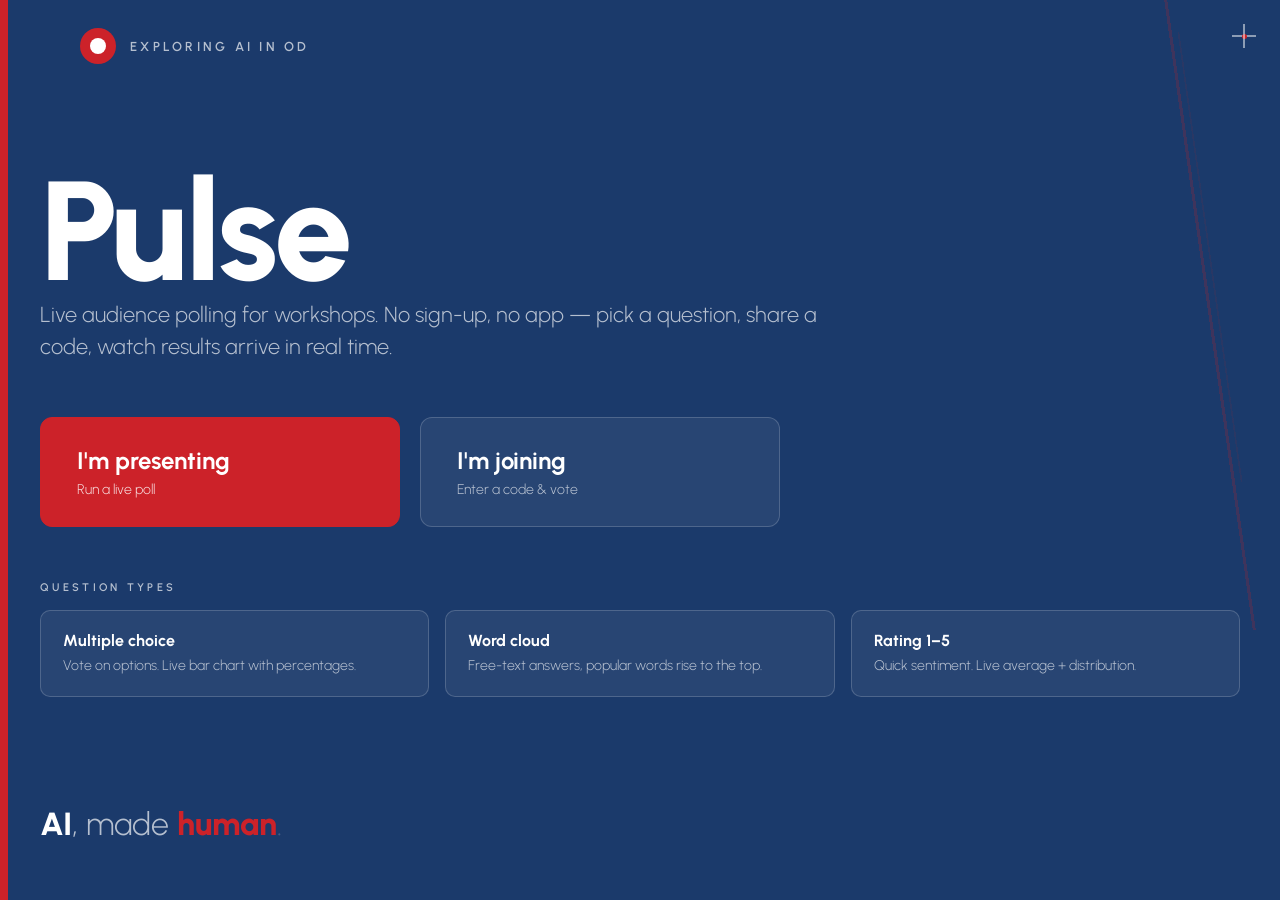
<file: index.html>
<!DOCTYPE html>
<html lang="en">
<head>
  <meta charset="UTF-8">
  <meta name="viewport" content="width=device-width, initial-scale=1.0">
  <title>Pulse — Live Audience Polling</title>
  <meta name="description" content="Pulse — live audience polling for workshops. AIINOD-branded Mentimeter-style tool on Supabase + GitHub Pages.">
  <link rel="preconnect" href="https://fonts.googleapis.com">
  <link rel="preconnect" href="https://fonts.gstatic.com" crossorigin>
  <link href="https://fonts.googleapis.com/css2?family=Urbanist:wght@300;400;600;700;800&display=swap" rel="stylesheet">
  <link rel="stylesheet" href="style.css">
</head>
<body data-page="landing">
  <div class="red-bar"></div>
  <div class="crosshair"><span class="crosshair-dot"></span></div>

  <main class="landing">
    <header class="brand">
      <div class="logo-mark"></div>
      <p class="tagline">EXPLORING AI IN OD</p>
    </header>

    <section class="hero">
      <h1 class="display">Pulse</h1>
      <p class="lede">Live audience polling for workshops. No sign-up, no app — pick a question, share a code, watch results arrive in real time.</p>
    </section>

    <section class="cta-row">
      <a href="presenter.html" class="cta cta-primary">
        <span class="cta-label">I'm presenting</span>
        <span class="cta-sub">Run a live poll</span>
      </a>
      <a href="audience.html" class="cta cta-secondary">
        <span class="cta-label">I'm joining</span>
        <span class="cta-sub">Enter a code &amp; vote</span>
      </a>
    </section>

    <section class="types">
      <p class="types-label">QUESTION TYPES</p>
      <div class="types-row">
        <div class="type-card">
          <p class="type-name">Multiple choice</p>
          <p class="type-desc">Vote on options. Live bar chart with percentages.</p>
        </div>
        <div class="type-card">
          <p class="type-name">Word cloud</p>
          <p class="type-desc">Free-text answers, popular words rise to the top.</p>
        </div>
        <div class="type-card">
          <p class="type-name">Rating 1–5</p>
          <p class="type-desc">Quick sentiment. Live average + distribution.</p>
        </div>
      </div>
    </section>

    <footer class="slogan-row">
      <p class="slogan">
        <span class="s-ai">AI</span><span class="s-made">, made</span> <span class="s-human">human</span><span class="s-dot">.</span>
      </p>
    </footer>
  </main>
</body>
</html>
</file>
<file: style.css>
/* Pulse — AIINOD brand styling
   Palette: Navy #1B3A6B primary, Red #CC2229 accent, white type.
   Typography: Urbanist (Google Fonts).
   Decorative: 8px red left bar, top-right crosshair, subtle red diagonals.
*/

:root {
  --navy: #1B3A6B;
  --navy-deep: #142d54;
  --red: #CC2229;
  --red-hover: #d9242d;
  --red-deep: #8a171c;
  --white: #FFFFFF;
  --white-muted: rgba(255,255,255,0.68);
  --white-subtle: rgba(255,255,255,0.18);
  --white-faint: rgba(255,255,255,0.10);
  --white-fainter: rgba(255,255,255,0.06);
  --red-soft: rgba(204,34,41,0.38);
  --red-softer: rgba(204,34,41,0.16);
}

* { box-sizing: border-box; margin: 0; padding: 0; }

/* The HTML `hidden` attribute must beat any class-level `display: flex/grid` rule.
   Without this, `.presenter-live { display: flex }` wins on specificity
   and the element never actually hides, even when `hidden=true`. */
[hidden] { display: none !important; }

html, body { height: 100%; }

body {
  font-family: 'Urbanist', 'Montserrat', Arial, sans-serif;
  background: var(--navy);
  color: var(--white);
  min-height: 100vh;
  position: relative;
  overflow-x: hidden;
  -webkit-font-smoothing: antialiased;
}

/* ----- Brand chrome ----- */

.red-bar {
  position: fixed;
  top: 0; bottom: 0; left: 0;
  width: 8px;
  background: var(--red);
  z-index: 100;
}

.crosshair {
  position: fixed;
  top: 24px;
  right: 24px;
  width: 24px;
  height: 24px;
  z-index: 50;
}
.crosshair::before, .crosshair::after {
  content: '';
  position: absolute;
  background: rgba(255,255,255,0.5);
}
.crosshair::before { top: 11px; left: 0; width: 24px; height: 2px; }
.crosshair::after  { top: 0; left: 11px; width: 2px; height: 24px; }
.crosshair-dot {
  position: absolute;
  top: 9.5px; left: 9.5px;
  width: 5px; height: 5px;
  background: var(--red);
  border-radius: 50%;
}

/* Subtle diagonal red lines, right edge */
body::after {
  content: '';
  position: fixed;
  top: 0; right: -40px; bottom: 0;
  width: 220px;
  background:
    linear-gradient(82deg, transparent 49.5%, var(--red-soft) 49.5%, var(--red-soft) 50.5%, transparent 50.5%),
    linear-gradient(82deg, transparent 49.7%, var(--red-softer) 49.7%, var(--red-softer) 50.3%, transparent 50.3%);
  background-position: right top, right 32px;
  background-repeat: no-repeat;
  background-size: 100% 70%, 100% 50%;
  opacity: 0.55;
  pointer-events: none;
  z-index: 1;
}

main { position: relative; z-index: 5; }

/* ----- Brand mark / header ----- */

.brand {
  display: flex;
  align-items: center;
  gap: 14px;
  padding: 28px 40px;
}
.logo-mark {
  width: 36px; height: 36px;
  background: var(--red);
  border-radius: 50%;
  position: relative;
  flex-shrink: 0;
}
.logo-mark::after {
  content: '';
  position: absolute;
  inset: 10px;
  background: var(--white);
  border-radius: 50%;
}
.tagline {
  font-size: 13px;
  font-weight: 600;
  letter-spacing: 0.25em;
  text-transform: uppercase;
  color: var(--white-muted);
}

/* ----- Typography ----- */

.display {
  font-size: clamp(72px, 11vw, 144px);
  font-weight: 800;
  letter-spacing: -0.025em;
  line-height: 0.95;
}
.display-md {
  font-size: clamp(40px, 6vw, 64px);
  font-weight: 800;
  letter-spacing: -0.02em;
  line-height: 1.05;
  margin-bottom: 16px;
}
.lede {
  font-size: clamp(17px, 1.7vw, 22px);
  font-weight: 300;
  color: var(--white-muted);
  max-width: 38em;
  line-height: 1.5;
}
h2.question-text {
  font-size: clamp(26px, 3.5vw, 42px);
  font-weight: 700;
  line-height: 1.2;
}
.muted { color: var(--white-muted); font-weight: 300; }

/* ----- Landing ----- */

.landing {
  padding: 0 40px 60px;
  min-height: 100vh;
  display: flex;
  flex-direction: column;
}
.landing .hero { margin-top: 8vh; }
.cta-row {
  margin-top: 6vh;
  display: flex;
  gap: 20px;
  flex-wrap: wrap;
}
.cta {
  display: flex;
  flex-direction: column;
  gap: 6px;
  padding: 28px 36px;
  border: 1px solid var(--white-subtle);
  border-radius: 12px;
  text-decoration: none;
  color: var(--white);
  background: var(--white-fainter);
  transition: background 0.2s, border-color 0.2s, transform 0.2s;
  min-width: 260px;
  flex: 1;
  max-width: 360px;
}
.cta:hover {
  background: var(--white-faint);
  border-color: var(--white);
  transform: translateY(-2px);
}
.cta-primary {
  background: var(--red);
  border-color: var(--red);
}
.cta-primary:hover {
  background: var(--red-hover);
  border-color: var(--red-hover);
}
.cta-label { font-size: 24px; font-weight: 700; }
.cta-sub { font-size: 14px; color: var(--white-muted); font-weight: 300; }
.cta-primary .cta-sub { color: rgba(255,255,255,0.85); }

.types {
  margin-top: 6vh;
}
.types-label {
  font-size: 11px;
  font-weight: 600;
  letter-spacing: 0.3em;
  color: var(--white-muted);
  margin-bottom: 16px;
}
.types-row {
  display: grid;
  grid-template-columns: repeat(auto-fit, minmax(220px, 1fr));
  gap: 16px;
}
.type-card {
  padding: 20px 22px;
  background: var(--white-fainter);
  border: 1px solid var(--white-subtle);
  border-radius: 10px;
}
.type-name { font-weight: 700; font-size: 16px; margin-bottom: 6px; }
.type-desc { font-size: 14px; color: var(--white-muted); font-weight: 300; line-height: 1.45; }

.slogan-row { margin-top: auto; padding-top: 60px; }
.slogan { font-size: 32px; line-height: 1; }
.s-ai { font-weight: 800; color: var(--white); }
.s-made { font-weight: 300; color: var(--white-muted); }
.s-human { font-weight: 800; color: var(--red); }
.s-dot { font-weight: 300; color: var(--white-subtle); }

/* ----- Generic page wrapper ----- */

.page-wrap {
  display: flex;
  flex-direction: column;
  padding: 0 40px 60px;
  min-height: 100vh;
  height: 100vh;          /* strict viewport height — no overflow into header */
}

/* ----- Forms ----- */

.form-wrap {
  max-width: 640px;
  margin-top: 6vh;
}
.form { margin-top: 36px; display: flex; flex-direction: column; gap: 22px; }
.field { display: flex; flex-direction: column; gap: 8px; }
.field-label {
  font-size: 14px;
  font-weight: 600;
  letter-spacing: 0.04em;
}
.field input, .field textarea {
  background: var(--white-fainter);
  border: 1px solid var(--white-subtle);
  color: var(--white);
  padding: 14px 16px;
  border-radius: 8px;
  font-family: inherit;
  font-size: 18px;
  font-weight: 400;
  transition: border-color 0.2s, background 0.2s;
}
.field input:focus, .field textarea:focus {
  outline: none;
  border-color: var(--red);
  background: var(--white-faint);
}
.field input::placeholder, .field textarea::placeholder {
  color: rgba(255,255,255,0.4);
}
.field textarea { font-size: 16px; line-height: 1.5; resize: vertical; min-height: 100px; }
.code-input {
  text-transform: uppercase;
  letter-spacing: 0.4em;
  font-size: 2.4rem !important;
  font-weight: 700 !important;
  text-align: center;
  padding: 20px !important;
  font-feature-settings: "tnum";
}

.type-row { display: flex; gap: 10px; flex-wrap: wrap; }
.type-pill {
  flex: 1;
  min-width: 130px;
  display: flex;
  align-items: center;
  justify-content: center;
  padding: 14px 16px;
  border: 1px solid var(--white-subtle);
  border-radius: 8px;
  cursor: pointer;
  font-size: 15px;
  font-weight: 600;
  transition: all 0.2s;
  user-select: none;
}
.type-pill input { display: none; }
.type-pill:has(input:checked) {
  background: var(--red);
  border-color: var(--red);
}
.type-pill:hover { border-color: var(--white); }

.btn-primary {
  background: var(--red);
  color: var(--white);
  border: none;
  padding: 16px 32px;
  border-radius: 8px;
  font-family: inherit;
  font-size: 18px;
  font-weight: 700;
  cursor: pointer;
  transition: background 0.2s, transform 0.1s;
  align-self: flex-start;
}
.btn-primary:hover { background: var(--red-hover); }
.btn-primary:active { transform: scale(0.98); }
.btn-primary:disabled { opacity: 0.5; cursor: not-allowed; transform: none; }

.btn-ghost {
  background: transparent;
  border: 1px solid var(--white-subtle);
  color: var(--white-muted);
  padding: 10px 18px;
  border-radius: 8px;
  font-family: inherit;
  font-size: 14px;
  font-weight: 600;
  cursor: pointer;
  transition: all 0.2s;
}
.btn-ghost:hover { border-color: var(--white); color: var(--white); }
.btn-ghost:disabled { opacity: 0.4; cursor: not-allowed; }

.form-error { color: var(--red); font-size: 14px; }

/* ----- Presenter: live view ----- */

.presenter-live {
  display: flex;
  flex-direction: column;
  flex: 1;
  min-height: 0;            /* let flex children shrink inside fixed-height parent */
  gap: 0;                  /* sections handle their own vertical padding */
  padding-top: 0;
  padding-bottom: 0;
}

.live-header {
  display: flex;
  align-items: center;
  justify-content: space-between;
  gap: 32px;
  flex-wrap: wrap;
  padding: 2rem 0;          /* standardized vertical padding */
  flex-shrink: 0;          /* never compress the header */
}
.join-code-block { display: flex; flex-direction: column; gap: 4px; }
.join-code-label {
  font-size: 11px;
  letter-spacing: 0.3em;
  font-weight: 600;
  color: var(--white-muted);
}
.join-code {
  font-size: clamp(56px, 8vw, 96px);
  font-weight: 800;
  letter-spacing: 0.18em;
  line-height: 1;
  font-feature-settings: "tnum";
  color: var(--red);
}
.join-count {
  font-size: 15px;
  font-weight: 300;
  color: var(--white-muted);
  font-feature-settings: "tnum";
  margin-top: 4px;
}
#response-count {
  font-weight: 800;
  color: var(--white);
  font-size: 18px;
  display: inline-block;
  transition: transform 0.3s, color 0.3s;
}
#response-count.bump { transform: scale(1.4); color: var(--red); }

.qr-block { display: flex; align-items: center; gap: 16px; }
#qr-img {
  background: var(--white);
  padding: 8px;
  border-radius: 8px;
  display: block;
  flex-shrink: 0;
}
.qr-hint {
  font-size: 13px;
  color: var(--white-muted);
  line-height: 1.4;
  max-width: 320px;          /* wider so URL fits on one line at typical viewports */
  min-width: 0;             /* allow flex item to shrink without overflowing */
  overflow-wrap: anywhere;  /* break cleanly anywhere if it still doesn't fit */
  word-break: break-word;
}
.qr-hint span {
  font-weight: 700;
  color: var(--white);
  font-size: 11px;          /* smaller so the URL fits comfortably */
  letter-spacing: 0.01em;
  display: inline-block;
  max-width: 100%;
  overflow-wrap: anywhere;  /* URL can break at any character, no orphan letters */
  word-break: break-all;
}

.question-display {
  border-top: 1px solid var(--white-subtle);
  border-bottom: 1px solid var(--white-subtle);
  padding: 2rem 0;          /* standardized vertical padding */
  flex-shrink: 0;
}
.presenter-by {
  font-size: 13px;
  font-weight: 600;
  letter-spacing: 0.25em;
  text-transform: uppercase;
  color: var(--red);
  margin-bottom: 12px;
}

/* Main canvas — word cloud / bars / etc. Strict flex child,
   grows to fill remaining space, never overlaps header or footer. */
.results-area {
  flex: 1 1 auto;          /* grow + shrink, basis auto */
  min-height: 0;          /* allow it to shrink inside the fixed-height parent */
  display: flex;
  flex-direction: column;
  justify-content: center;
  align-items: stretch;
  gap: 14px;
  padding: 2rem 0;          /* standardized vertical padding */
  overflow: hidden;        /* cloud words can't escape this container */
  position: relative;      /* establish positioning context for cloud words */
}
.results-empty {
  font-size: 16px;
  text-align: center;
  padding: 40px 0;
}

/* MC bars */
.bar-row { display: flex; align-items: center; gap: 16px; }
.bar-label {
  width: 240px;
  flex-shrink: 0;
  font-size: 16px;
  font-weight: 600;
}
.bar-track {
  flex: 1;
  height: 46px;
  background: var(--white-fainter);
  border-radius: 6px;
  position: relative;
  overflow: hidden;
  border: 1px solid var(--white-subtle);
}
.bar-fill {
  position: absolute;
  inset: 0 auto 0 0;
  background: linear-gradient(90deg, var(--red), #e63946);
  border-radius: 5px;
  width: 0%;
  transition: width 0.6s cubic-bezier(0.22, 1, 0.36, 1);
}
.bar-stats {
  width: 140px;
  flex-shrink: 0;
  text-align: right;
  font-size: 19px;
  font-weight: 700;
  font-feature-settings: "tnum";
}
.bar-stats .pct {
  font-size: 13px;
  font-weight: 400;
  color: var(--white-muted);
  margin-left: 6px;
}

/* Word cloud — absolutely-positioned, centered around (50%, 50%) */
.cloud {
  position: relative;
  width: 100%;
  min-height: 420px;
  padding: 12px;
  overflow: hidden;
}
.cloud-word {
  position: absolute;
  transform: translate(-50%, -50%);
  white-space: nowrap;
  letter-spacing: 0.02em;
  line-height: 1.05;
  padding: 2px 8px;
  pointer-events: auto;
  user-select: none;
  transition: transform 0.25s ease, color 0.3s ease, opacity 0.3s ease;
  animation: cloud-pop 0.55s cubic-bezier(0.34, 1.56, 0.64, 1) backwards;
}
.cloud-word.tier-1 {
  /* red color + glow applied via inline style */
  text-shadow: 0 0 24px rgba(204, 34, 41, 0.45),
               0 0 4px  rgba(255, 255, 255, 0.15);
}
.cloud-word:hover {
  transform: translate(-50%, -50%) scale(1.12);
  z-index: 10;
}
@keyframes cloud-pop {
  0%   { opacity: 0; transform: translate(-50%, -50%) scale(0.5); }
  60%  { opacity: 1; transform: translate(-50%, -50%) scale(1.10); }
  100% { opacity: 1; transform: translate(-50%, -50%) scale(1); }
}

/* Rating */
.rating-bars {
  display: flex;
  gap: 14px;
  align-items: flex-end;
  height: 280px;
  padding: 24px 0 0;
}
.rating-col {
  flex: 1;
  display: flex;
  flex-direction: column;
  align-items: center;
  justify-content: flex-end;
  gap: 10px;
  min-width: 0;
}
.rating-col-fill {
  width: 100%;
  background: linear-gradient(180deg, var(--red), var(--red-deep));
  border-radius: 6px 6px 0 0;
  min-height: 4px;
  height: 0%;
  transition: height 0.6s cubic-bezier(0.22, 1, 0.36, 1);
}
.rating-col-label {
  font-size: 22px;
  font-weight: 800;
  font-feature-settings: "tnum";
}
.rating-col-count {
  font-size: 13px;
  color: var(--white-muted);
  font-feature-settings: "tnum";
}
.rating-avg {
  text-align: center;
  margin-top: 16px;
  font-size: 16px;
  color: var(--white-muted);
}
.rating-avg strong {
  font-size: 40px;
  font-weight: 800;
  color: var(--red);
  margin-right: 10px;
  font-feature-settings: "tnum";
  vertical-align: -2px;
}

/* Live footer */
.live-footer {
  display: flex;
  align-items: center;
  gap: 16px;
  padding: 2rem 0;          /* standardized vertical padding */
  margin-top: auto;
  flex-shrink: 0;          /* never compress the footer */
  border-top: 1px solid var(--white-faint);
}
.live-footer .slogan-mini { margin-left: auto; font-size: 18px; }

/* ----- Audience: vote ----- */

.audience-vote { padding-top: 0 !important; }
.vote-header {
  padding: 32px 0 24px;
  border-bottom: 1px solid var(--white-subtle);
}
.vote-area { padding: 28px 0; }
.vote-mc { display: flex; flex-direction: column; gap: 12px; }
.vote-option {
  padding: 22px 24px;
  background: var(--white-fainter);
  border: 1px solid var(--white-subtle);
  border-radius: 12px;
  font-size: 18px;
  font-weight: 600;
  cursor: pointer;
  transition: all 0.2s;
  text-align: left;
  color: var(--white);
  font-family: inherit;
}
.vote-option:hover {
  background: var(--white-faint);
  border-color: var(--white);
  transform: translateX(4px);
}
.vote-option:active { transform: scale(0.99); }
.vote-option:disabled { opacity: 0.5; cursor: not-allowed; transform: none; }

.vote-text-input {
  width: 100%;
  background: var(--white-fainter);
  border: 1px solid var(--white-subtle);
  color: var(--white);
  padding: 22px 24px;
  border-radius: 12px;
  font-family: inherit;
  font-size: 22px;
  transition: border-color 0.2s, background 0.2s;
}
.vote-text-input:focus {
  outline: none;
  border-color: var(--red);
  background: var(--white-faint);
}

.vote-rating {
  display: flex;
  gap: 10px;
  justify-content: center;
}
.vote-rating button {
  flex: 1;
  max-width: 110px;
  padding: 28px 0;
  background: var(--white-fainter);
  border: 1px solid var(--white-subtle);
  border-radius: 12px;
  color: var(--white);
  font-family: inherit;
  font-size: 30px;
  font-weight: 700;
  cursor: pointer;
  transition: all 0.2s;
  font-feature-settings: "tnum";
}
.vote-rating button:hover {
  background: var(--red);
  border-color: var(--red);
  transform: translateY(-3px);
}
.vote-rating button:disabled { opacity: 0.5; cursor: not-allowed; transform: none; }

/* ----- Audience: thanks ----- */

.audience-thanks { display: flex; align-items: center; justify-content: center; }
.thanks-wrap {
  margin: 8vh auto 0;
  text-align: center;
  max-width: 480px;
}
.thanks-emoji {
  font-size: 80px;
  color: var(--red);
  margin-bottom: 24px;
  font-weight: 800;
}
.thanks-title {
  font-size: clamp(40px, 6vw, 56px);
  font-weight: 800;
  letter-spacing: -0.02em;
}
.thanks-rank {
  font-size: 20px;
  color: var(--white-muted);
  margin-top: 14px;
}
.thanks-rank span {
  font-weight: 800;
  color: var(--red);
  font-size: 28px;
  font-feature-settings: "tnum";
}
.thanks-hint { font-size: 15px; color: var(--white-muted); margin-top: 24px; line-height: 1.5; }
#vote-again-btn { margin-top: 36px; }

/* ----- Responsive ----- */

@media (max-width: 720px) {
  .brand { padding: 20px 22px; }
  main, .page-wrap, .landing, .presenter-live {
    padding-left: 22px;
    padding-right: 22px;
  }
  .bar-label { width: 130px; font-size: 14px; }
  .bar-stats { width: 90px; font-size: 16px; }
  .live-header { flex-direction: column; align-items: flex-start; }
  .qr-block { align-self: stretch; }
  .cta { min-width: 0; max-width: none; }
  .join-code { font-size: clamp(48px, 14vw, 72px); }
  .vote-rating button { max-width: none; font-size: 24px; padding: 22px 0; }
}
</file>
